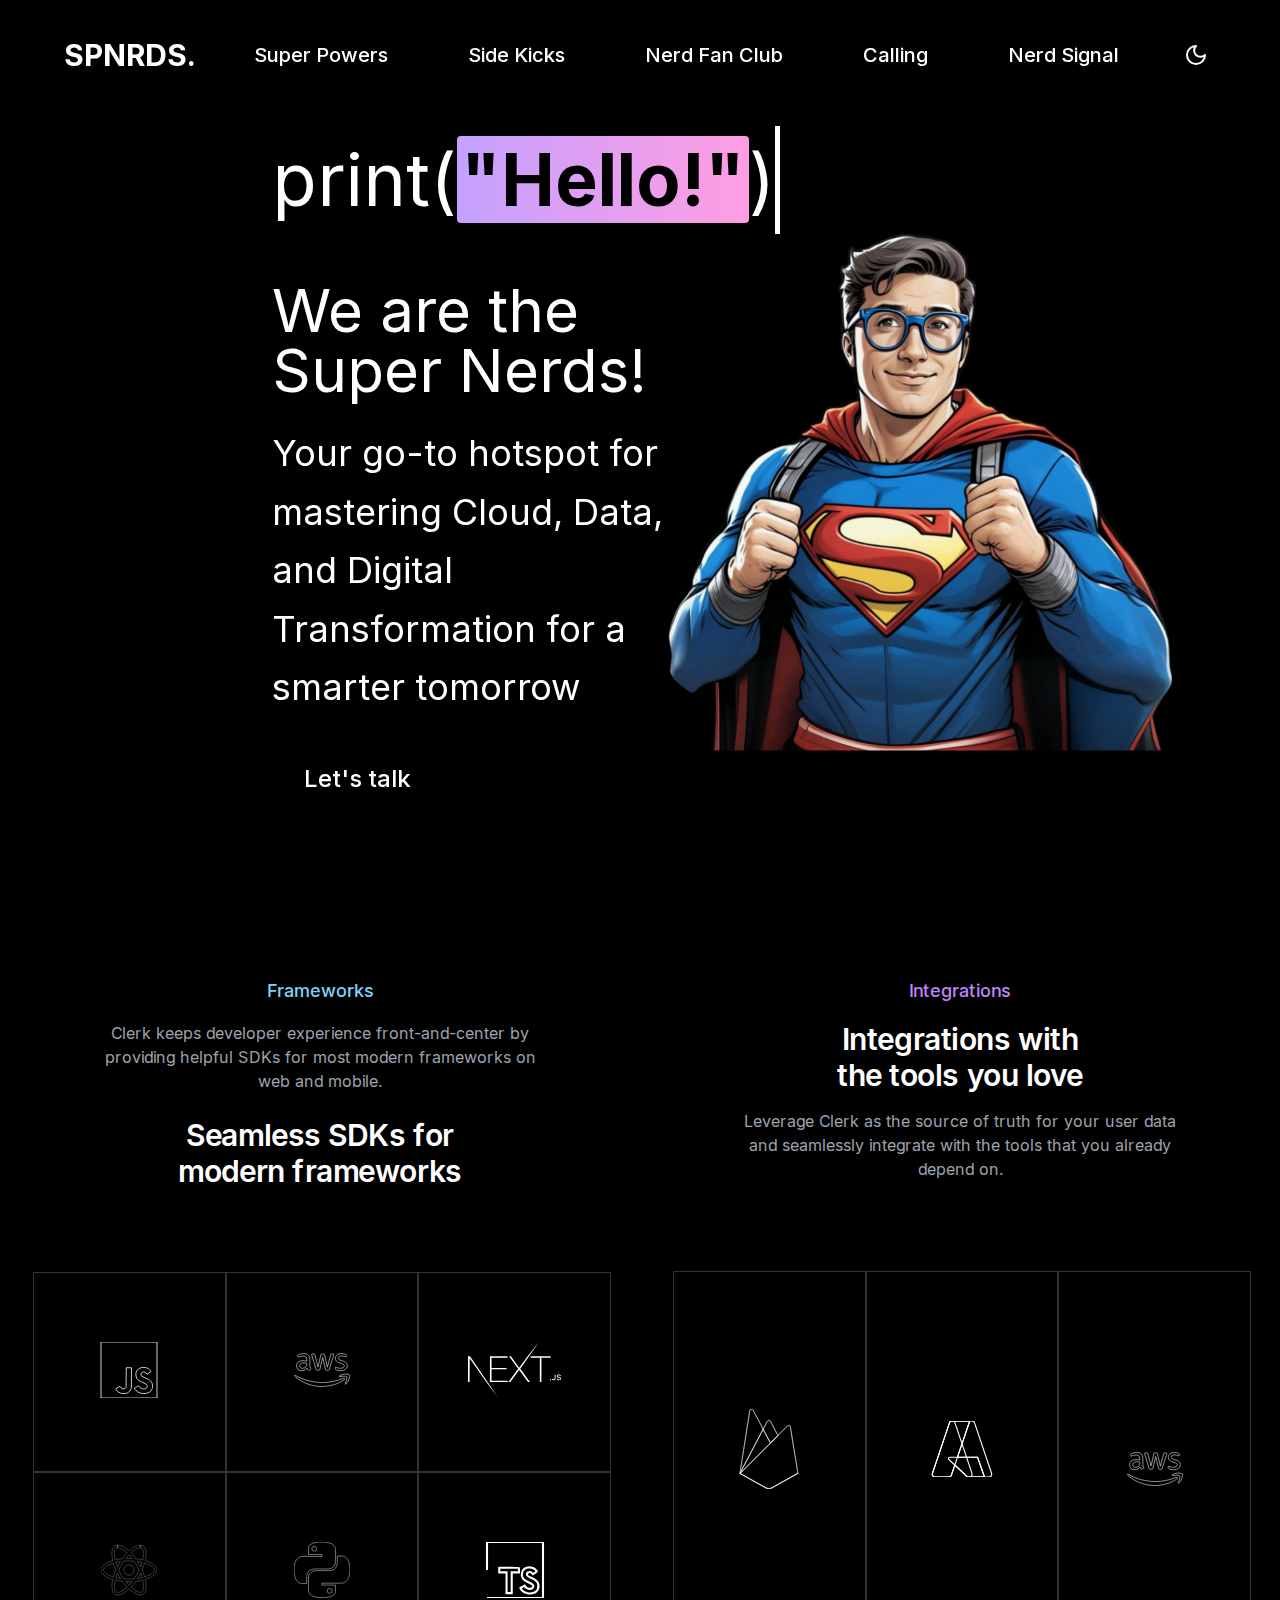
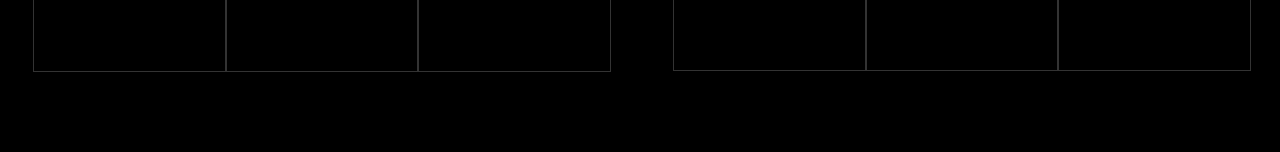
<file: index.html>
<!DOCTYPE html><html lang="en"><head><meta charSet="utf-8"/><meta name="viewport" content="width=device-width, initial-scale=1"/><link rel="preload" href="/_next/static/media/a34f9d1faa5f3315-s.p.woff2" as="font" crossorigin="" type="font/woff2"/><link rel="preload" as="image" href="/_next/static/media/hero.4f472b8c.png"/><link rel="preload" as="image" href="/_next/static/media/next.8335c01c.svg"/><link rel="stylesheet" href="/_next/static/css/ba7a48f9f33ddd6f.css" data-precedence="next"/><link rel="preload" as="script" fetchPriority="low" href="/_next/static/chunks/webpack-cf0a3d0edcfcbb3f.js"/><script src="/_next/static/chunks/fd9d1056-9bb8762900bbf9f7.js" async=""></script><script src="/_next/static/chunks/23-7e01ed3e1573c940.js" async=""></script><script src="/_next/static/chunks/main-app-516c5224f38fe844.js" async=""></script><script src="/_next/static/chunks/b536a0f1-90f998f6bdc86fcc.js" async=""></script><script src="/_next/static/chunks/370-8f98c0a98f15245e.js" async=""></script><script src="/_next/static/chunks/app/page-81da3cae48cc4a4e.js" async=""></script><title>Create Next App</title><meta name="description" content="Generated by create next app"/><link rel="icon" href="/favicon.ico" type="image/x-icon" sizes="16x16"/><meta name="next-size-adjust"/><script src="/_next/static/chunks/polyfills-78c92fac7aa8fdd8.js" noModule=""></script></head><body class="__className_36bd41"><main><div class="bg-[#daf5f0]"><div class="flex w-full h-[110px] flex-col justify-center bg-black m-auto"><header class="sticky top-0 flex items-center justify-between h-16 gap-4 px-4 md:px-6 w-full"><div class="flex items-center md:hidden"><button class="inline-flex items-center justify-center whitespace-nowrap rounded-md text-sm font-medium ring-offset-background transition-colors focus-visible:outline-none focus-visible:ring-2 focus-visible:ring-ring focus-visible:ring-offset-2 disabled:pointer-events-none disabled:opacity-50 bg-primary text-primary-foreground hover:bg-primary/90 h-10 w-10 shrink-0" type="button" aria-haspopup="dialog" aria-expanded="false" aria-controls="radix-:Rmfja:" data-state="closed"><svg xmlns="http://www.w3.org/2000/svg" width="24" height="24" viewBox="0 0 24 24" fill="none" stroke="currentColor" stroke-width="2" stroke-linecap="round" stroke-linejoin="round" class="lucide lucide-menu h-5 w-5"><line x1="4" x2="20" y1="12" y2="12"></line><line x1="4" x2="20" y1="6" y2="6"></line><line x1="4" x2="20" y1="18" y2="18"></line></svg><span class="sr-only">Toggle navigation menu</span></button></div><h1 class="text-3xl text-white font-bold ml-10">SPNRDS.</h1><nav class="hidden md:flex flex-1 justify-center items-center gap-6 text-lg font-medium md:flex-row md:gap-5 md:text-sm lg:gap-20"><a class="text-xl transition-colors whitespace-nowrap text-center hover:underline text-white" href="#">Super Powers</a><a class="text-xl transition-colors whitespace-nowrap text-center hover:underline text-white" href="#">Side Kicks</a><a class="text-xl transition-colors whitespace-nowrap text-center hover:underline text-white" href="#">Nerd Fan Club</a><a class="text-xl transition-colors whitespace-nowrap text-center hover:underline text-white" href="#">Calling</a><a class="text-xl transition-colors whitespace-nowrap text-center hover:underline text-white" href="#">Nerd Signal</a></nav><div class="flex items-center"><button class="inline-flex items-center justify-center whitespace-nowrap rounded-md text-sm font-medium ring-offset-background transition-colors focus-visible:outline-none focus-visible:ring-2 focus-visible:ring-ring focus-visible:ring-offset-2 disabled:pointer-events-none disabled:opacity-50 bg-primary hover:bg-primary/90 h-10 py-2 px-2 lg:mr-10 text-white"><svg xmlns="http://www.w3.org/2000/svg" width="24" height="24" viewBox="0 0 24 24" fill="none" stroke="currentColor" stroke-width="2" stroke-linecap="round" stroke-linejoin="round" class="lucide lucide-moon"><path d="M12 3a6 6 0 0 0 9 9 9 9 0 1 1-9-9Z"></path></svg></button></div></header></div></div><div class="bg-black w-full p-20"><div class="flex flex-col lg:flex-row items-center relative"><div class="lg:w-1/2 p-4"><div class="w-4/5 -mt-20 ml-44"><div class="typewriter"><h1 class="text text-white text-4xl lg:text-7xl lg:leading-normal mb-10">print(<span class="highlighted-text">&quot;Hello!&quot;</span>)</h1></div><h1 class="text-6xl text-white">We are the Super Nerds!</h1><br/><h1 class="text-4xl text-white leading-relaxed mb-10">Your go-to hotspot for mastering Cloud, Data, and Digital Transformation for a smarter tomorrow</h1><button class="inline-flex items-center justify-center whitespace-nowrap font-medium ring-offset-background transition-colors focus-visible:outline-none focus-visible:ring-2 focus-visible:ring-ring focus-visible:ring-offset-2 disabled:pointer-events-none disabled:opacity-50 bg-primary hover:bg-primary/90 h-11 rounded-md px-8 text-2xl py-5 text-white">Let&#x27;s talk</button></div></div><div class="lg:w-1/2 p-4 -mt-8 relative"><img src="/_next/static/media/hero.4f472b8c.png" alt="Hero"/></div></div></div><div class="bg-black w-full"><div class="mx-auto w-full px-6 sm:max-w-[40rem] md:max-w-[48rem] md:px-8 lg:max-w-[64rem] xl:max-w-[100rem] pt-20 pb-20"><div class="grid grid-cols-1 gap-x-8 lg:grid-cols-2 xl:gap-x-16"><div class="mt-24 w-full text-center lg:col-start-1 lg:row-start-1 lg:mt-0"><div class="w-full text-center h-[230px]"><h2 class="text-lg font-medium text-sky-300">Frameworks</h2><p class="mx-auto mb-6 mt-4 max-w-md text-base/6 text-gray-400">Clerk keeps developer experience front-and-center by providing helpful SDKs for most modern frameworks on web and mobile.</p><p class="mx-auto mt-4 max-w-md text-balance text-3xl font-semibold tracking-[-0.015em] text-white">Seamless SDKs for modern frameworks</p></div><div class="relative -mr-[3px] mt-16 flex flex-auto flex-wrap pl-px pt-px"><div class="border border-white/[0.2] group/canvas-card flex items-center justify-center dark:border-white/[0.2] max-w-sm w-full m-0 p-4 relative w-1/2 lg:w-1/3 h-[200px]"><div class="relative z-20"><div class="text-center transition-transform duration-200 w-full mx-auto flex items-center justify-center "><svg xmlns="http://www.w3.org/2000/svg" width="2500" height="2500" viewBox="0 0 1052 1052" fill="transparent" stroke="white" stroke-width="15" class="h-14 w-20 object-contain transition-colors duration-300 stroke-3 mt-10"><path d="M0 0h1052v1052H0z" class="group-hover/canvas-card:fill-[#f0db4f]"></path><path d="M965.9 801.1c-7.7-48-39-88.3-131.7-125.9-32.2-14.8-68.1-25.399-78.8-49.8-3.8-14.2-4.3-22.2-1.9-30.8 6.9-27.9 40.2-36.6 66.6-28.6 17 5.7 33.1 18.801 42.8 39.7 45.4-29.399 45.3-29.2 77-49.399-11.6-18-17.8-26.301-25.4-34-27.3-30.5-64.5-46.2-124-45-10.3 1.3-20.699 2.699-31 4-29.699 7.5-58 23.1-74.6 44-49.8 56.5-35.6 155.399 25 196.1 59.7 44.8 147.4 55 158.6 96.9 10.9 51.3-37.699 67.899-86 62-35.6-7.4-55.399-25.5-76.8-58.4-39.399 22.8-39.399 22.8-79.899 46.1 9.6 21 19.699 30.5 35.8 48.7 76.2 77.3 266.899 73.5 301.1-43.5 1.399-4.001 10.6-30.801 3.199-72.101zm-394-317.6h-98.4c0 85-.399 169.4-.399 254.4 0 54.1 2.8 103.7-6 118.9-14.4 29.899-51.7 26.2-68.7 20.399-17.3-8.5-26.1-20.6-36.3-37.699-2.8-4.9-4.9-8.7-5.601-9-26.699 16.3-53.3 32.699-80 49 13.301 27.3 32.9 51 58 66.399 37.5 22.5 87.9 29.4 140.601 17.3 34.3-10 63.899-30.699 79.399-62.199 22.4-41.3 17.6-91.3 17.4-146.6.5-90.2 0-180.4 0-270.9z" class="group-hover/canvas-card:fill-[#323330]"></path></svg></div><h2 class="dark:text-white text-center text-lg opacity-0 group-hover/canvas-card:opacity-100 relative z-10 text-white mt-4 font-bold group-hover/canvas-card:text-white group-hover/canvas-card:-translate-y-2 transition duration-200">Javascript</h2></div></div><div class="border border-white/[0.2] group/canvas-card flex items-center justify-center dark:border-white/[0.2] max-w-sm w-full m-0 p-4 relative w-1/2 lg:w-1/3 h-[200px]"><div class="relative z-20"><div class="text-center transition-transform duration-200 w-full mx-auto flex items-center justify-center "><svg height="1465" viewBox="-.1 1.1 304.9 179.8" width="2500" xmlns="http://www.w3.org/2000/svg" class="h-14 w-14 object-contain transition-colors duration-300 mt-10"><path d="m86.4 66.4c0 3.7.4 6.7 1.1 8.9.8 2.2 1.8 4.6 3.2 7.2.5.8.7 1.6.7 2.3 0 1-.6 2-1.9 3l-6.3 4.2c-.9.6-1.8.9-2.6.9-1 0-2-.5-3-1.4-1.4-1.5-2.6-3.1-3.6-4.7-1-1.7-2-3.6-3.1-5.9-7.8 9.2-17.6 13.8-29.4 13.8-8.4 0-15.1-2.4-20-7.2s-7.4-11.2-7.4-19.2c0-8.5 3-15.4 9.1-20.6s14.2-7.8 24.5-7.8c3.4 0 6.9.3 10.6.8s7.5 1.3 11.5 2.2v-7.3c0-7.6-1.6-12.9-4.7-16-3.2-3.1-8.6-4.6-16.3-4.6-3.5 0-7.1.4-10.8 1.3s-7.3 2-10.8 3.4c-1.6.7-2.8 1.1-3.5 1.3s-1.2.3-1.6.3c-1.4 0-2.1-1-2.1-3.1v-4.9c0-1.6.2-2.8.7-3.5s1.4-1.4 2.8-2.1c3.5-1.8 7.7-3.3 12.6-4.5 4.9-1.3 10.1-1.9 15.6-1.9 11.9 0 20.6 2.7 26.2 8.1 5.5 5.4 8.3 13.6 8.3 24.6v32.4zm-40.6 15.2c3.3 0 6.7-.6 10.3-1.8s6.8-3.4 9.5-6.4c1.6-1.9 2.8-4 3.4-6.4s1-5.3 1-8.7v-4.2c-2.9-.7-6-1.3-9.2-1.7s-6.3-.6-9.4-.6c-6.7 0-11.6 1.3-14.9 4s-4.9 6.5-4.9 11.5c0 4.7 1.2 8.2 3.7 10.6 2.4 2.5 5.9 3.7 10.5 3.7zm80.3 10.8c-1.8 0-3-.3-3.8-1-.8-.6-1.5-2-2.1-3.9l-23.5-77.3c-.6-2-.9-3.3-.9-4 0-1.6.8-2.5 2.4-2.5h9.8c1.9 0 3.2.3 3.9 1 .8.6 1.4 2 2 3.9l16.8 66.2 15.6-66.2c.5-2 1.1-3.3 1.9-3.9s2.2-1 4-1h8c1.9 0 3.2.3 4 1 .8.6 1.5 2 1.9 3.9l15.8 67 17.3-67c.6-2 1.3-3.3 2-3.9.8-.6 2.1-1 3.9-1h9.3c1.6 0 2.5.8 2.5 2.5 0 .5-.1 1-.2 1.6s-.3 1.4-.7 2.5l-24.1 77.3c-.6 2-1.3 3.3-2.1 3.9s-2.1 1-3.8 1h-8.6c-1.9 0-3.2-.3-4-1s-1.5-2-1.9-4l-15.5-64.5-15.4 64.4c-.5 2-1.1 3.3-1.9 4s-2.2 1-4 1zm128.5 2.7c-5.2 0-10.4-.6-15.4-1.8s-8.9-2.5-11.5-4c-1.6-.9-2.7-1.9-3.1-2.8s-.6-1.9-.6-2.8v-5.1c0-2.1.8-3.1 2.3-3.1.6 0 1.2.1 1.8.3s1.5.6 2.5 1c3.4 1.5 7.1 2.7 11 3.5 4 .8 7.9 1.2 11.9 1.2 6.3 0 11.2-1.1 14.6-3.3s5.2-5.4 5.2-9.5c0-2.8-.9-5.1-2.7-7s-5.2-3.6-10.1-5.2l-14.5-4.5c-7.3-2.3-12.7-5.7-16-10.2-3.3-4.4-5-9.3-5-14.5 0-4.2.9-7.9 2.7-11.1s4.2-6 7.2-8.2c3-2.3 6.4-4 10.4-5.2s8.2-1.7 12.6-1.7c2.2 0 4.5.1 6.7.4 2.3.3 4.4.7 6.5 1.1 2 .5 3.9 1 5.7 1.6s3.2 1.2 4.2 1.8c1.4.8 2.4 1.6 3 2.5.6.8.9 1.9.9 3.3v4.7c0 2.1-.8 3.2-2.3 3.2-.8 0-2.1-.4-3.8-1.2-5.7-2.6-12.1-3.9-19.2-3.9-5.7 0-10.2.9-13.3 2.8s-4.7 4.8-4.7 8.9c0 2.8 1 5.2 3 7.1s5.7 3.8 11 5.5l14.2 4.5c7.2 2.3 12.4 5.5 15.5 9.6s4.6 8.8 4.6 14c0 4.3-.9 8.2-2.6 11.6-1.8 3.4-4.2 6.4-7.3 8.8-3.1 2.5-6.8 4.3-11.1 5.6-4.5 1.4-9.2 2.1-14.3 2.1z" fill="transparent" stroke="white" stroke-width="3" class="group-hover/canvas-card:fill-[white/[0.2]]"></path><g clip-rule="evenodd" fill="transparent" fill-rule="evenodd" stroke="white" stroke-width="3" class="group-hover/canvas-card:fill-[#FF9900]"><path d="m273.5 143.7c-32.9 24.3-80.7 37.2-121.8 37.2-57.6 0-109.5-21.3-148.7-56.7-3.1-2.8-.3-6.6 3.4-4.4 42.4 24.6 94.7 39.5 148.8 39.5 36.5 0 76.6-7.6 113.5-23.2 5.5-2.5 10.2 3.6 4.8 7.6z"></path><path d="m287.2 128.1c-4.2-5.4-27.8-2.6-38.5-1.3-3.2.4-3.7-2.4-.8-4.5 18.8-13.2 49.7-9.4 53.3-5 3.6 4.5-1 35.4-18.6 50.2-2.7 2.3-5.3 1.1-4.1-1.9 4-9.9 12.9-32.2 8.7-37.5z"></path></g></svg></div><h2 class="dark:text-white text-center text-lg opacity-0 group-hover/canvas-card:opacity-100 relative z-10 text-white mt-4 font-bold group-hover/canvas-card:text-white group-hover/canvas-card:-translate-y-2 transition duration-200">AWS</h2></div></div><div class="border border-white/[0.2] group/canvas-card flex items-center justify-center dark:border-white/[0.2] max-w-sm w-full m-0 p-4 relative w-1/2 lg:w-1/3 h-[200px]"><div class="relative z-20"><div class="text-center transition-transform duration-200 w-full mx-auto flex items-center justify-center "><img src="/_next/static/media/next.8335c01c.svg" alt="React Logo" class="h-14 object-contain group-hover/canvas-card:opacity-100 mt-10"/></div><h2 class="dark:text-white text-center text-lg opacity-0 group-hover/canvas-card:opacity-100 relative z-10 text-white mt-4 font-bold group-hover/canvas-card:text-white group-hover/canvas-card:-translate-y-2 transition duration-200">Next.js</h2></div></div><div class="border border-white/[0.2] group/canvas-card flex items-center justify-center dark:border-white/[0.2] max-w-sm w-full m-0 p-4 relative w-1/2 lg:w-1/3 h-[200px]"><div class="relative z-20"><div class="text-center transition-transform duration-200 w-full mx-auto flex items-center justify-center "><svg height="2500" viewBox="175.7 78 490.6 436.9" width="2194" xmlns="http://www.w3.org/2000/svg" class="h-14 w-14 object-contain transition-colors duration-300 stroke-2 mt-10"><g class="group-hover/canvas-card:fill-[#61dafb] fill-transparent stroke-white stroke-2"><path d="m666.3 296.5c0-32.5-40.7-63.3-103.1-82.4 14.4-63.6 8-114.2-20.2-130.4-6.5-3.8-14.1-5.6-22.4-5.6v22.3c4.6 0 8.3.9 11.4 2.6 13.6 7.8 19.5 37.5 14.9 75.7-1.1 9.4-2.9 19.3-5.1 29.4-19.6-4.8-41-8.5-63.5-10.9-13.5-18.5-27.5-35.3-41.6-50 32.6-30.3 63.2-46.9 84-46.9v-22.3c-27.5 0-63.5 19.6-99.9 53.6-36.4-33.8-72.4-53.2-99.9-53.2v22.3c20.7 0 51.4 16.5 84 46.6-14 14.7-28 31.4-41.3 49.9-22.6 2.4-44 6.1-63.6 11-2.3-10-4-19.7-5.2-29-4.7-38.2 1.1-67.9 14.6-75.8 3-1.8 6.9-2.6 11.5-2.6v-22.3c-8.4 0-16 1.8-22.6 5.6-28.1 16.2-34.4 66.7-19.9 130.1-62.2 19.2-102.7 49.9-102.7 82.3 0 32.5 40.7 63.3 103.1 82.4-14.4 63.6-8 114.2 20.2 130.4 6.5 3.8 14.1 5.6 22.5 5.6 27.5 0 63.5-19.6 99.9-53.6 36.4 33.8 72.4 53.2 99.9 53.2 8.4 0 16-1.8 22.6-5.6 28.1-16.2 34.4-66.7 19.9-130.1 62-19.1 102.5-49.9 102.5-82.3zm-130.2-66.7c-3.7 12.9-8.3 26.2-13.5 39.5-4.1-8-8.4-16-13.1-24-4.6-8-9.5-15.8-14.4-23.4 14.2 2.1 27.9 4.7 41 7.9zm-45.8 106.5c-7.8 13.5-15.8 26.3-24.1 38.2-14.9 1.3-30 2-45.2 2-15.1 0-30.2-.7-45-1.9-8.3-11.9-16.4-24.6-24.2-38-7.6-13.1-14.5-26.4-20.8-39.8 6.2-13.4 13.2-26.8 20.7-39.9 7.8-13.5 15.8-26.3 24.1-38.2 14.9-1.3 30-2 45.2-2 15.1 0 30.2.7 45 1.9 8.3 11.9 16.4 24.6 24.2 38 7.6 13.1 14.5 26.4 20.8 39.8-6.3 13.4-13.2 26.8-20.7 39.9zm32.3-13c5.4 13.4 10 26.8 13.8 39.8-13.1 3.2-26.9 5.9-41.2 8 4.9-7.7 9.8-15.6 14.4-23.7 4.6-8 8.9-16.1 13-24.1zm-101.4 106.7c-9.3-9.6-18.6-20.3-27.8-32 9 .4 18.2.7 27.5.7 9.4 0 18.7-.2 27.8-.7-9 11.7-18.3 22.4-27.5 32zm-74.4-58.9c-14.2-2.1-27.9-4.7-41-7.9 3.7-12.9 8.3-26.2 13.5-39.5 4.1 8 8.4 16 13.1 24s9.5 15.8 14.4 23.4zm73.9-208.1c9.3 9.6 18.6 20.3 27.8 32-9-.4-18.2-.7-27.5-.7-9.4 0-18.7.2-27.8.7 9-11.7 18.3-22.4 27.5-32zm-74 58.9c-4.9 7.7-9.8 15.6-14.4 23.7-4.6 8-8.9 16-13 24-5.4-13.4-10-26.8-13.8-39.8 13.1-3.1 26.9-5.8 41.2-7.9zm-90.5 125.2c-35.4-15.1-58.3-34.9-58.3-50.6s22.9-35.6 58.3-50.6c8.6-3.7 18-7 27.7-10.1 5.7 19.6 13.2 40 22.5 60.9-9.2 20.8-16.6 41.1-22.2 60.6-9.9-3.1-19.3-6.5-28-10.2zm53.8 142.9c-13.6-7.8-19.5-37.5-14.9-75.7 1.1-9.4 2.9-19.3 5.1-29.4 19.6 4.8 41 8.5 63.5 10.9 13.5 18.5 27.5 35.3 41.6 50-32.6 30.3-63.2 46.9-84 46.9-4.5-.1-8.3-1-11.3-2.7zm237.2-76.2c4.7 38.2-1.1 67.9-14.6 75.8-3 1.8-6.9 2.6-11.5 2.6-20.7 0-51.4-16.5-84-46.6 14-14.7 28-31.4 41.3-49.9 22.6-2.4 44-6.1 63.6-11 2.3 10.1 4.1 19.8 5.2 29.1zm38.5-66.7c-8.6 3.7-18 7-27.7 10.1-5.7-19.6-13.2-40-22.5-60.9 9.2-20.8 16.6-41.1 22.2-60.6 9.9 3.1 19.3 6.5 28.1 10.2 35.4 15.1 58.3 34.9 58.3 50.6-.1 15.7-23 35.6-58.4 50.6z"></path><circle cx="420.9" cy="296.5" r="45.7"></circle></g></svg></div><h2 class="dark:text-white text-center text-lg opacity-0 group-hover/canvas-card:opacity-100 relative z-10 text-white mt-4 font-bold group-hover/canvas-card:text-white group-hover/canvas-card:-translate-y-2 transition duration-200">React</h2></div></div><div class="border border-white/[0.2] group/canvas-card flex items-center justify-center dark:border-white/[0.2] max-w-sm w-full m-0 p-4 relative w-1/2 lg:w-1/3 h-[200px]"><div class="relative z-20"><div class="text-center transition-transform duration-200 w-full mx-auto flex items-center justify-center "><svg width="2500" height="2490" viewBox="0 0 256 255" xmlns="http://www.w3.org/2000/svg" preserveAspectRatio="xMinYMin meet" fill="transparent" stroke="white" stroke-width="15" class="h-14 w-14 object-contain transition-colors duration-300 stroke-2 mt-10"><path d="M126.916.072c-64.832 0-60.784 28.115-60.784 28.115l.072 29.128h61.868v8.745H41.631S.145 61.355.145 126.77c0 65.417 36.21 63.097 36.21 63.097h21.61v-30.356s-1.165-36.21 35.632-36.21h61.362s34.475.557 34.475-33.319V33.97S194.67.072 126.916.072zM92.802 19.66a11.12 11.12 0 0 1 11.13 11.13 11.12 11.12 0 0 1-11.13 11.13 11.12 11.12 0 0 1-11.13-11.13 11.12 11.12 0 0 1 11.13-11.13z" class="group-hover/canvas-card:fill-[#387EB8]"></path><path d="M128.757 254.126c64.832 0 60.784-28.115 60.784-28.115l-.072-29.127H127.6v-8.745h86.441s41.486 4.705 41.486-60.712c0-65.416-36.21-63.096-36.21-63.096h-21.61v30.355s1.165 36.21-35.632 36.21h-61.362s-34.475-.557-34.475 33.32v56.013s-5.235 33.897 62.518 33.897zm34.114-19.586a11.12 11.12 0 0 1-11.13-11.13 11.12 11.12 0 0 1 11.13-11.131 11.12 11.12 0 0 1 11.13 11.13 11.12 11.12 0 0 1-11.13 11.13z" class="group-hover/canvas-card:fill-[#FFC331]"></path></svg></div><h2 class="dark:text-white text-center text-lg opacity-0 group-hover/canvas-card:opacity-100 relative z-10 text-white mt-4 font-bold group-hover/canvas-card:text-white group-hover/canvas-card:-translate-y-2 transition duration-200">Python</h2></div></div><div class="border border-white/[0.2] group/canvas-card flex items-center justify-center dark:border-white/[0.2] max-w-sm w-full m-0 p-4 relative w-1/2 lg:w-1/3 h-[200px]"><div class="relative z-20"><div class="text-center transition-transform duration-200 w-full mx-auto flex items-center justify-center "><svg xmlns="http://www.w3.org/2000/svg" width="2500" height="2500" viewBox="0 0 400 400" fill="transparent" stroke="white" stroke-width="15" class="h-14 w-20 object-contain transition-colors duration-300 stroke-3 group mt-10"><path d="M0 200V0h400v400H0" class="group-hover/canvas-card:fill-[#007acc]"></path><path d="M87.7 200.7V217h52v148h36.9V217h52v-16c0-9 0-16.3-.4-16.5 0-.3-31.7-.4-70.2-.4l-70 .3v16.4l-.3-.1zM321.4 184c10.2 2.4 18 7 25 14.3 3.7 4 9.2 11 9.6 12.8 0 .6-17.3 12.3-27.8 18.8-.4.3-2-1.4-3.6-4-5.2-7.4-10.5-10.6-18.8-11.2-12-.8-20 5.5-20 16 0 3.2.6 5 1.8 7.6 2.7 5.5 7.7 8.8 23.2 15.6 28.6 12.3 41 20.4 48.5 32 8.5 13 10.4 33.4 4.7 48.7-6.4 16.7-22 28-44.3 31.7-7 1.2-23 1-30.5-.3-16-3-31.3-11-40.7-21.3-3.7-4-10.8-14.7-10.4-15.4l3.8-2.4 15-8.7 11.3-6.6 2.6 3.5c3.3 5.2 10.7 12.2 15 14.6 13 6.7 30.4 5.8 39-2 3.7-3.4 5.3-7 5.3-12 0-4.6-.7-6.7-3-10.2-3.2-4.4-9.6-8-27.6-16-20.7-8.8-29.5-14.4-37.7-23-4.7-5.2-9-13.3-11-20-1.5-5.8-2-20-.6-25.7 4.3-20 19.4-34 41-38 7-1.4 23.5-.8 30.4 1l-.2.2z" class="group-hover/canvas-card:fill-[#fff]"></path></svg></div><h2 class="dark:text-white text-center text-lg opacity-0 group-hover/canvas-card:opacity-100 relative z-10 text-white mt-4 font-bold group-hover/canvas-card:text-white group-hover/canvas-card:-translate-y-2 transition duration-200">Typescript</h2></div></div></div></div><div class="mt-24 w-full text-center lg:col-start-2 lg:row-start-1 lg:mt-0"><div class="w-full text-center h-[230px]"><h2 class="text-lg font-medium text-purple-400">Integrations</h2><p class="mx-auto mt-4 max-w-md text-balance text-3xl font-semibold tracking-[-0.015em] text-white">Integrations with the tools you love</p><p class="mx-auto mb-6 mt-4 max-w-md text-base/6 text-gray-400">Leverage Clerk as the source of truth for your user data and seamlessly integrate with the tools that you already depend on.</p></div><div class="relative -mr-[3px] mt-16 flex flex-auto flex-wrap pl-px"><div class="border border-white/[0.2] group/canvas-card flex items-center justify-center dark:border-white/[0.2] max-w-sm w-full m-0 p-4 relative h-[400px] w-1/2 lg:w-1/3"><div class="relative z-20"><div class="text-center transition-transform duration-200 w-full mx-auto flex items-center justify-center "><svg xmlns="http://www.w3.org/2000/svg" width="256" height="351" viewBox="0 0 256 351" class="h-20 w-20 object-contain transition-colors duration-300 group"><defs><path d="M1.253 280.732l1.605-3.131 99.353-188.518-44.15-83.475C54.392-1.283 45.074.474 43.87 8.188L1.253 280.732z" id="a"></path><filter x="-50%" y="-50%" width="200%" height="200%" filterUnits="objectBoundingBox" id="b"><feGaussianBlur stdDeviation="17.5" in="SourceAlpha" result="shadowBlurInner1"></feGaussianBlur><feOffset in="shadowBlurInner1" result="shadowOffsetInner1"></feOffset><feComposite in="shadowOffsetInner1" in2="SourceAlpha" operator="arithmetic" k2="-1" k3="1" result="shadowInnerInner1"></feComposite><feColorMatrix values="0 0 0 0 0 0 0 0 0 0 0 0 0 0 0 0 0 0 0.06 0" in="shadowInnerInner1"></feColorMatrix></filter><path d="M134.417 148.974l32.039-32.812-32.039-61.007c-3.042-5.791-10.433-6.398-13.443-.59l-17.705 34.109-.53 1.744 31.678 58.556z" id="c"></path><filter x="-50%" y="-50%" width="200%" height="200%" filterUnits="objectBoundingBox" id="d"><feGaussianBlur stdDeviation="3.5" in="SourceAlpha" result="shadowBlurInner1"></feGaussianBlur><feOffset dx="1" dy="-9" in="shadowBlurInner1" result="shadowOffsetInner1"></feOffset><feComposite in="shadowOffsetInner1" in2="SourceAlpha" operator="arithmetic" k2="-1" k3="1" result="shadowInnerInner1"></feComposite><feColorMatrix values="0 0 0 0 0 0 0 0 0 0 0 0 0 0 0 0 0 0 0.09 0" in="shadowInnerInner1"></feColorMatrix></filter></defs><path d="M0 282.998l2.123-2.972L102.527 89.512l.212-2.017L58.48 4.358C54.77-2.606 44.33-.845 43.114 6.951L0 282.998z" fill="transparent" stroke="white" stroke-width="2" class="group-hover/canvas-card:fill-[#FFC24A]"></path><use xlink:href="#a" fill="transparent" stroke="white" stroke-width="2" class="group-hover/canvas-card:fill-[#FFA712]"></use><use xlink:href="#a" filter="url(#b)" fill="transparent" stroke="white" stroke-width="2" class="group-hover/canvas-card:fill-[#FFA712]"></use><path d="M135.005 150.38l32.955-33.75-32.965-62.93c-3.129-5.957-11.866-5.975-14.962 0L102.42 87.287v2.86l32.584 60.233z" fill="transparent" stroke="white" stroke-width="2" class="group-hover/canvas-card:fill-[#F4BD62]"></path><use xlink:href="#c" fill="transparent" stroke="white" stroke-width="2" class="group-hover/canvas-card:fill-[#FFA50E]"></use><use xlink:href="#c" filter="url(#d)" fill="transparent" stroke="white" stroke-width="2" class="group-hover/canvas-card:fill-[#FFA50E]"></use><path d="M0 282.998l.962-.968 3.496-1.42 128.477-128 1.628-4.431-32.05-61.074z" fill="transparent" stroke="white" stroke-width="2" class="group-hover/canvas-card:fill-[#F6820C]"></path><path d="M139.121 347.551l116.275-64.847-33.204-204.495c-1.039-6.398-8.888-8.927-13.468-4.34L0 282.998l115.608 64.548a24.126 24.126 0 0 0 23.513.005" fill="transparent" stroke="white" stroke-width="2" class="group-hover/canvas-card:fill-[#FDE068]"></path><path d="M254.354 282.16L221.402 79.218c-1.03-6.35-7.558-8.977-12.103-4.424L1.29 282.6l114.339 63.908a23.943 23.943 0 0 0 23.334.006l115.392-64.355z" fill="transparent" stroke="white" stroke-width="2" class="group-hover/canvas-card:fill-[#FCCA3F]"></path><path d="M139.12 345.64a24.126 24.126 0 0 1-23.512-.005L.931 282.015l-.93.983 115.607 64.548a24.126 24.126 0 0 0 23.513.005l116.275-64.847-.285-1.752-115.99 64.689z" fill="transparent" stroke="white" stroke-width="2" class="group-hover/canvas-card:fill-[#EEAB37]"></path></svg></div><h2 class="dark:text-white text-center text-lg opacity-0 group-hover/canvas-card:opacity-100 relative z-10 text-white mt-4 font-bold group-hover/canvas-card:text-white group-hover/canvas-card:-translate-y-2 transition duration-200">Firebase</h2></div></div><div class="border border-white/[0.2] group/canvas-card flex items-center justify-center dark:border-white/[0.2] max-w-sm w-full m-0 p-4 relative h-[400px] w-1/2 lg:w-1/3"><div class="relative z-20"><div class="text-center transition-transform duration-200 w-full mx-auto flex items-center justify-center "><svg height="2359" width="2500" xmlns="http://www.w3.org/2000/svg" viewBox="-0.4500000000000005 0.38 800.8891043012813 754.2299999999999" fill="transparent" stroke="white" stroke-width="15" class="h-14 w-20 object-contain transition-colors duration-300 stroke-3"><defs><linearGradient id="a" gradientUnits="userSpaceOnUse" x1="353.1" x2="107.1" y1="56.3" y2="783"><stop offset="0" stop-color="#114a8b"></stop><stop offset="1" stop-color="#0669bc"></stop></linearGradient><linearGradient id="b" gradientUnits="userSpaceOnUse" x1="429.8" x2="372.9" y1="394.9" y2="414.2"><stop offset="0" stop-opacity=".3"></stop><stop offset=".1" stop-opacity=".2"></stop><stop offset=".3" stop-opacity=".1"></stop><stop offset=".6" stop-opacity=".1"></stop><stop offset="1" stop-opacity="0"></stop></linearGradient><linearGradient id="c" gradientUnits="userSpaceOnUse" x1="398.4" x2="668.4" y1="35.1" y2="754.4"><stop offset="0" stop-color="#3ccbf4"></stop><stop offset="1" stop-color="#2892df"></stop></linearGradient></defs><path d="M266.71.4h236.71L257.69 728.9a37.8 37.8 0 0 1-5.42 10.38c-2.33 3.16-5.14 5.93-8.33 8.22s-6.71 4.07-10.45 5.27-7.64 1.82-11.56 1.82H37.71c-5.98 0-11.88-1.42-17.2-4.16A37.636 37.636 0 0 1 7.1 738.87a37.762 37.762 0 0 1-6.66-16.41c-.89-5.92-.35-11.97 1.56-17.64L230.94 26.07c1.25-3.72 3.08-7.22 5.42-10.38 2.33-3.16 5.15-5.93 8.33-8.22 3.19-2.29 6.71-4.07 10.45-5.27S262.78.38 266.7.38v.01z" class="group-hover/canvas-card:fill-[#114a8b]"></path><path d="M703.07 754.59H490.52c-2.37 0-4.74-.22-7.08-.67-2.33-.44-4.62-1.1-6.83-1.97s-4.33-1.95-6.34-3.21a38.188 38.188 0 0 1-5.63-4.34l-241.2-225.26a17.423 17.423 0 0 1-5.1-8.88 17.383 17.383 0 0 1 7.17-18.21c2.89-1.96 6.3-3.01 9.79-3.01h375.36l92.39 265.56z" class="group-hover/canvas-card:fill-[#0078d4]"></path><path d="M504.27.4l-165.7 488.69 270.74-.06 92.87 265.56H490.43c-2.19-.02-4.38-.22-6.54-.61s-4.28-.96-6.34-1.72a38.484 38.484 0 0 1-11.36-6.51L303.37 593.79l-45.58 134.42c-1.18 3.36-2.8 6.55-4.82 9.48a40.479 40.479 0 0 1-16.05 13.67 40.03 40.03 0 0 1-10.13 3.23H37.82c-6.04.02-12-1.42-17.37-4.2A37.664 37.664 0 0 1 .43 722a37.77 37.77 0 0 1 1.87-17.79L230.87 26.58c1.19-3.79 2.98-7.36 5.3-10.58 2.31-3.22 5.13-6.06 8.33-8.4s6.76-4.16 10.53-5.38S262.75.38 266.72.4h237.56z" class="group-hover/canvas-card:fill-[#3ccbf4]"></path><path d="M797.99 704.82a37.847 37.847 0 0 1 1.57 17.64 37.867 37.867 0 0 1-6.65 16.41 37.691 37.691 0 0 1-30.61 15.72H498.48c5.98 0 11.88-1.43 17.21-4.16 5.32-2.73 9.92-6.7 13.41-11.56s5.77-10.49 6.66-16.41.35-11.97-1.56-17.64L305.25 26.05a37.713 37.713 0 0 0-13.73-18.58c-3.18-2.29-6.7-4.06-10.43-5.26S273.46.4 269.55.4h263.81c3.92 0 7.81.61 11.55 1.81 3.73 1.2 7.25 2.98 10.44 5.26 3.18 2.29 5.99 5.06 8.32 8.21s4.15 6.65 5.41 10.37l228.95 678.77z" class="group-hover/canvas-card:fill-[#2892df]"></path></svg></div><h2 class="dark:text-white text-center text-lg opacity-0 group-hover/canvas-card:opacity-100 relative z-10 text-white mt-4 font-bold group-hover/canvas-card:text-white group-hover/canvas-card:-translate-y-2 transition duration-200">Microsoft Azure</h2></div></div><div class="border border-white/[0.2] group/canvas-card flex items-center justify-center dark:border-white/[0.2] max-w-sm w-full m-0 p-4 relative h-[400px] w-1/2 lg:w-1/3"><div class="relative z-20"><div class="text-center transition-transform duration-200 w-full mx-auto flex items-center justify-center "><svg height="1465" viewBox="-.1 1.1 304.9 179.8" width="2500" xmlns="http://www.w3.org/2000/svg" class="h-14 w-14 object-contain transition-colors duration-300 mt-10"><path d="m86.4 66.4c0 3.7.4 6.7 1.1 8.9.8 2.2 1.8 4.6 3.2 7.2.5.8.7 1.6.7 2.3 0 1-.6 2-1.9 3l-6.3 4.2c-.9.6-1.8.9-2.6.9-1 0-2-.5-3-1.4-1.4-1.5-2.6-3.1-3.6-4.7-1-1.7-2-3.6-3.1-5.9-7.8 9.2-17.6 13.8-29.4 13.8-8.4 0-15.1-2.4-20-7.2s-7.4-11.2-7.4-19.2c0-8.5 3-15.4 9.1-20.6s14.2-7.8 24.5-7.8c3.4 0 6.9.3 10.6.8s7.5 1.3 11.5 2.2v-7.3c0-7.6-1.6-12.9-4.7-16-3.2-3.1-8.6-4.6-16.3-4.6-3.5 0-7.1.4-10.8 1.3s-7.3 2-10.8 3.4c-1.6.7-2.8 1.1-3.5 1.3s-1.2.3-1.6.3c-1.4 0-2.1-1-2.1-3.1v-4.9c0-1.6.2-2.8.7-3.5s1.4-1.4 2.8-2.1c3.5-1.8 7.7-3.3 12.6-4.5 4.9-1.3 10.1-1.9 15.6-1.9 11.9 0 20.6 2.7 26.2 8.1 5.5 5.4 8.3 13.6 8.3 24.6v32.4zm-40.6 15.2c3.3 0 6.7-.6 10.3-1.8s6.8-3.4 9.5-6.4c1.6-1.9 2.8-4 3.4-6.4s1-5.3 1-8.7v-4.2c-2.9-.7-6-1.3-9.2-1.7s-6.3-.6-9.4-.6c-6.7 0-11.6 1.3-14.9 4s-4.9 6.5-4.9 11.5c0 4.7 1.2 8.2 3.7 10.6 2.4 2.5 5.9 3.7 10.5 3.7zm80.3 10.8c-1.8 0-3-.3-3.8-1-.8-.6-1.5-2-2.1-3.9l-23.5-77.3c-.6-2-.9-3.3-.9-4 0-1.6.8-2.5 2.4-2.5h9.8c1.9 0 3.2.3 3.9 1 .8.6 1.4 2 2 3.9l16.8 66.2 15.6-66.2c.5-2 1.1-3.3 1.9-3.9s2.2-1 4-1h8c1.9 0 3.2.3 4 1 .8.6 1.5 2 1.9 3.9l15.8 67 17.3-67c.6-2 1.3-3.3 2-3.9.8-.6 2.1-1 3.9-1h9.3c1.6 0 2.5.8 2.5 2.5 0 .5-.1 1-.2 1.6s-.3 1.4-.7 2.5l-24.1 77.3c-.6 2-1.3 3.3-2.1 3.9s-2.1 1-3.8 1h-8.6c-1.9 0-3.2-.3-4-1s-1.5-2-1.9-4l-15.5-64.5-15.4 64.4c-.5 2-1.1 3.3-1.9 4s-2.2 1-4 1zm128.5 2.7c-5.2 0-10.4-.6-15.4-1.8s-8.9-2.5-11.5-4c-1.6-.9-2.7-1.9-3.1-2.8s-.6-1.9-.6-2.8v-5.1c0-2.1.8-3.1 2.3-3.1.6 0 1.2.1 1.8.3s1.5.6 2.5 1c3.4 1.5 7.1 2.7 11 3.5 4 .8 7.9 1.2 11.9 1.2 6.3 0 11.2-1.1 14.6-3.3s5.2-5.4 5.2-9.5c0-2.8-.9-5.1-2.7-7s-5.2-3.6-10.1-5.2l-14.5-4.5c-7.3-2.3-12.7-5.7-16-10.2-3.3-4.4-5-9.3-5-14.5 0-4.2.9-7.9 2.7-11.1s4.2-6 7.2-8.2c3-2.3 6.4-4 10.4-5.2s8.2-1.7 12.6-1.7c2.2 0 4.5.1 6.7.4 2.3.3 4.4.7 6.5 1.1 2 .5 3.9 1 5.7 1.6s3.2 1.2 4.2 1.8c1.4.8 2.4 1.6 3 2.5.6.8.9 1.9.9 3.3v4.7c0 2.1-.8 3.2-2.3 3.2-.8 0-2.1-.4-3.8-1.2-5.7-2.6-12.1-3.9-19.2-3.9-5.7 0-10.2.9-13.3 2.8s-4.7 4.8-4.7 8.9c0 2.8 1 5.2 3 7.1s5.7 3.8 11 5.5l14.2 4.5c7.2 2.3 12.4 5.5 15.5 9.6s4.6 8.8 4.6 14c0 4.3-.9 8.2-2.6 11.6-1.8 3.4-4.2 6.4-7.3 8.8-3.1 2.5-6.8 4.3-11.1 5.6-4.5 1.4-9.2 2.1-14.3 2.1z" fill="transparent" stroke="white" stroke-width="3" class="group-hover/canvas-card:fill-[white/[0.2]]"></path><g clip-rule="evenodd" fill="transparent" fill-rule="evenodd" stroke="white" stroke-width="3" class="group-hover/canvas-card:fill-[#FF9900]"><path d="m273.5 143.7c-32.9 24.3-80.7 37.2-121.8 37.2-57.6 0-109.5-21.3-148.7-56.7-3.1-2.8-.3-6.6 3.4-4.4 42.4 24.6 94.7 39.5 148.8 39.5 36.5 0 76.6-7.6 113.5-23.2 5.5-2.5 10.2 3.6 4.8 7.6z"></path><path d="m287.2 128.1c-4.2-5.4-27.8-2.6-38.5-1.3-3.2.4-3.7-2.4-.8-4.5 18.8-13.2 49.7-9.4 53.3-5 3.6 4.5-1 35.4-18.6 50.2-2.7 2.3-5.3 1.1-4.1-1.9 4-9.9 12.9-32.2 8.7-37.5z"></path></g></svg></div><h2 class="dark:text-white text-center text-lg opacity-0 group-hover/canvas-card:opacity-100 relative z-10 text-white mt-4 font-bold group-hover/canvas-card:text-white group-hover/canvas-card:-translate-y-2 transition duration-200">AWS</h2></div></div></div></div></div></div></div></main><script src="/_next/static/chunks/webpack-cf0a3d0edcfcbb3f.js" async=""></script><script>(self.__next_f=self.__next_f||[]).push([0]);self.__next_f.push([2,null])</script><script>self.__next_f.push([1,"1:HL[\"/_next/static/media/a34f9d1faa5f3315-s.p.woff2\",\"font\",{\"crossOrigin\":\"\",\"type\":\"font/woff2\"}]\n2:HL[\"/_next/static/css/ba7a48f9f33ddd6f.css\",\"style\"]\n"])</script><script>self.__next_f.push([1,"3:I[5751,[],\"\"]\n5:I[5317,[\"689\",\"static/chunks/b536a0f1-90f998f6bdc86fcc.js\",\"370\",\"static/chunks/370-8f98c0a98f15245e.js\",\"931\",\"static/chunks/app/page-81da3cae48cc4a4e.js\"],\"Sheet\"]\n6:I[5317,[\"689\",\"static/chunks/b536a0f1-90f998f6bdc86fcc.js\",\"370\",\"static/chunks/370-8f98c0a98f15245e.js\",\"931\",\"static/chunks/app/page-81da3cae48cc4a4e.js\"],\"SheetTrigger\"]\n7:I[5317,[\"689\",\"static/chunks/b536a0f1-90f998f6bdc86fcc.js\",\"370\",\"static/chunks/370-8f98c0a98f15245e.js\",\"931\",\"static/chunks/app/page-81da3cae48cc4a4e.js\"],\"SheetContent\"]\n8:I[231,[\"689\",\"static/chunks/b536a0f1-90f998f6bdc86fcc.js\",\"370\",\"static/chunks/370-8f98c0a98f15245e.js\",\"931\",\"static/chunks/app/page-81da3cae48cc4a4e.js\"],\"\"]\n9:I[6275,[\"689\",\"static/chunks/b536a0f1-90f998f6bdc86fcc.js\",\"370\",\"static/chunks/370-8f98c0a98f15245e.js\",\"931\",\"static/chunks/app/page-81da3cae48cc4a4e.js\"],\"default\"]\na:I[9275,[],\"\"]\nb:I[1343,[],\"\"]\nd:I[6130,[],\"\"]\ne:[]\n"])</script><script>self.__next_f.push([1,"0:[[[\"$\",\"link\",\"0\",{\"rel\":\"stylesheet\",\"href\":\"/_next/static/css/ba7a48f9f33ddd6f.css\",\"precedence\":\"next\",\"crossOrigin\":\"$undefined\"}]],[\"$\",\"$L3\",null,{\"buildId\":\"9D9XRkv1hMo9wKH1z1Gep\",\"assetPrefix\":\"\",\"initialCanonicalUrl\":\"/\",\"initialTree\":[\"\",{\"children\":[\"__PAGE__\",{}]},\"$undefined\",\"$undefined\",true],\"initialSeedData\":[\"\",{\"children\":[\"__PAGE__\",{},[[\"$L4\",[\"$\",\"main\",null,{\"children\":[[\"$\",\"div\",null,{\"className\":\"bg-[#daf5f0]\",\"children\":[\"$\",\"div\",null,{\"className\":\"flex w-full h-[110px] flex-col justify-center bg-black m-auto\",\"children\":[\"$\",\"header\",null,{\"className\":\"sticky top-0 flex items-center justify-between h-16 gap-4 px-4 md:px-6 w-full\",\"children\":[[\"$\",\"div\",null,{\"className\":\"flex items-center md:hidden\",\"children\":[\"$\",\"$L5\",null,{\"children\":[[\"$\",\"$L6\",null,{\"asChild\":true,\"children\":[\"$\",\"button\",null,{\"className\":\"inline-flex items-center justify-center whitespace-nowrap rounded-md text-sm font-medium ring-offset-background transition-colors focus-visible:outline-none focus-visible:ring-2 focus-visible:ring-ring focus-visible:ring-offset-2 disabled:pointer-events-none disabled:opacity-50 bg-primary text-primary-foreground hover:bg-primary/90 h-10 w-10 shrink-0\",\"children\":[[\"$\",\"svg\",null,{\"xmlns\":\"http://www.w3.org/2000/svg\",\"width\":24,\"height\":24,\"viewBox\":\"0 0 24 24\",\"fill\":\"none\",\"stroke\":\"currentColor\",\"strokeWidth\":2,\"strokeLinecap\":\"round\",\"strokeLinejoin\":\"round\",\"className\":\"lucide lucide-menu h-5 w-5\",\"children\":[[\"$\",\"line\",\"1e0a9i\",{\"x1\":\"4\",\"x2\":\"20\",\"y1\":\"12\",\"y2\":\"12\"}],[\"$\",\"line\",\"1owob3\",{\"x1\":\"4\",\"x2\":\"20\",\"y1\":\"6\",\"y2\":\"6\"}],[\"$\",\"line\",\"yk5zj1\",{\"x1\":\"4\",\"x2\":\"20\",\"y1\":\"18\",\"y2\":\"18\"}],\"$undefined\"]}],[\"$\",\"span\",null,{\"className\":\"sr-only\",\"children\":\"Toggle navigation menu\"}]]}]}],[\"$\",\"$L7\",null,{\"className\":\"bg-white\",\"side\":\"left\",\"children\":[\"$\",\"nav\",null,{\"className\":\"grid gap-6 text-lg font-medium\",\"children\":[[\"$\",\"$L8\",null,{\"href\":\"#\",\"className\":\"flex items-center gap-2 text-lg font-semibold\",\"children\":\"Dashboard\"}],[\"$\",\"$L8\",null,{\"href\":\"#\",\"className\":\"text-muted-foreground hover:text-foreground\",\"children\":\"Orders\"}],[\"$\",\"$L8\",null,{\"href\":\"#\",\"className\":\"text-muted-foreground hover:text-foreground\",\"children\":\"Products\"}],[\"$\",\"$L8\",null,{\"href\":\"#\",\"className\":\"text-muted-foreground hover:text-foreground\",\"children\":\"Customers\"}],[\"$\",\"$L8\",null,{\"href\":\"#\",\"className\":\"hover:text-foreground\",\"children\":\"Settings\"}]]}]}]]}]}],[\"$\",\"h1\",null,{\"className\":\"text-3xl text-white font-bold ml-10\",\"children\":\"SPNRDS.\"}],[\"$\",\"nav\",null,{\"className\":\"hidden md:flex flex-1 justify-center items-center gap-6 text-lg font-medium md:flex-row md:gap-5 md:text-sm lg:gap-20\",\"children\":[[\"$\",\"$L8\",null,{\"href\":\"#\",\"className\":\"text-xl transition-colors whitespace-nowrap text-center hover:underline text-white\",\"children\":\"Super Powers\"}],[\"$\",\"$L8\",null,{\"href\":\"#\",\"className\":\"text-xl transition-colors whitespace-nowrap text-center hover:underline text-white\",\"children\":\"Side Kicks\"}],[\"$\",\"$L8\",null,{\"href\":\"#\",\"className\":\"text-xl transition-colors whitespace-nowrap text-center hover:underline text-white\",\"children\":\"Nerd Fan Club\"}],[\"$\",\"$L8\",null,{\"href\":\"#\",\"className\":\"text-xl transition-colors whitespace-nowrap text-center hover:underline text-white\",\"children\":\"Calling\"}],[\"$\",\"$L8\",null,{\"href\":\"#\",\"className\":\"text-xl transition-colors whitespace-nowrap text-center hover:underline text-white\",\"children\":\"Nerd Signal\"}]]}],[\"$\",\"div\",null,{\"className\":\"flex items-center\",\"children\":[\"$\",\"button\",null,{\"className\":\"inline-flex items-center justify-center whitespace-nowrap rounded-md text-sm font-medium ring-offset-background transition-colors focus-visible:outline-none focus-visible:ring-2 focus-visible:ring-ring focus-visible:ring-offset-2 disabled:pointer-events-none disabled:opacity-50 bg-primary hover:bg-primary/90 h-10 py-2 px-2 lg:mr-10 text-white\",\"children\":[\"$\",\"svg\",null,{\"xmlns\":\"http://www.w3.org/2000/svg\",\"width\":24,\"height\":24,\"viewBox\":\"0 0 24 24\",\"fill\":\"none\",\"stroke\":\"currentColor\",\"strokeWidth\":2,\"strokeLinecap\":\"round\",\"strokeLinejoin\":\"round\",\"className\":\"lucide lucide-moon\",\"children\":[[\"$\",\"path\",\"a7tn18\",{\"d\":\"M12 3a6 6 0 0 0 9 9 9 9 0 1 1-9-9Z\"}],\"$undefined\"]}]}]}]]}]}]}],[\"$\",\"div\",null,{\"className\":\"bg-black w-full p-20\",\"children\":[\"$\",\"div\",null,{\"className\":\"flex flex-col lg:flex-row items-center relative\",\"children\":[[\"$\",\"div\",null,{\"className\":\"lg:w-1/2 p-4\",\"children\":[\"$\",\"div\",null,{\"className\":\"w-4/5 -mt-20 ml-44\",\"children\":[[\"$\",\"div\",null,{\"className\":\"typewriter\",\"children\":[\"$\",\"h1\",null,{\"className\":\"text text-white text-4xl lg:text-7xl lg:leading-normal mb-10\",\"children\":[\"print(\",[\"$\",\"span\",null,{\"className\":\"highlighted-text\",\"children\":\"\\\"Hello!\\\"\"}],\")\"]}]}],[\"$\",\"h1\",null,{\"className\":\"text-6xl text-white\",\"children\":\"We are the Super Nerds!\"}],[\"$\",\"br\",null,{}],[\"$\",\"h1\",null,{\"className\":\"text-4xl text-white leading-relaxed mb-10\",\"children\":\"Your go-to hotspot for mastering Cloud, Data, and Digital Transformation for a smarter tomorrow\"}],[\"$\",\"button\",null,{\"className\":\"inline-flex items-center justify-center whitespace-nowrap font-medium ring-offset-background transition-colors focus-visible:outline-none focus-visible:ring-2 focus-visible:ring-ring focus-visible:ring-offset-2 disabled:pointer-events-none disabled:opacity-50 bg-primary hover:bg-primary/90 h-11 rounded-md px-8 text-2xl py-5 text-white\",\"children\":\"Let's talk\"}]]}]}],[\"$\",\"div\",null,{\"className\":\"lg:w-1/2 p-4 -mt-8 relative\",\"children\":[\"$\",\"img\",null,{\"src\":\"/_next/static/media/hero.4f472b8c.png\",\"alt\":\"Hero\"}]}]]}]}],[\"$\",\"$L9\",null,{}]]}]],null],null]},[[\"$\",\"html\",null,{\"lang\":\"en\",\"children\":[\"$\",\"body\",null,{\"className\":\"__className_36bd41\",\"children\":[\"$\",\"$La\",null,{\"parallelRouterKey\":\"children\",\"segmentPath\":[\"children\"],\"error\":\"$undefined\",\"errorStyles\":\"$undefined\",\"errorScripts\":\"$undefined\",\"template\":[\"$\",\"$Lb\",null,{}],\"templateStyles\":\"$undefined\",\"templateScripts\":\"$undefined\",\"notFound\":[[\"$\",\"title\",null,{\"children\":\"404: This page could not be found.\"}],[\"$\",\"div\",null,{\"style\":{\"fontFamily\":\"system-ui,\\\"Segoe UI\\\",Roboto,Helvetica,Arial,sans-serif,\\\"Apple Color Emoji\\\",\\\"Segoe UI Emoji\\\"\",\"height\":\"100vh\",\"textAlign\":\"center\",\"display\":\"flex\",\"flexDirection\":\"column\",\"alignItems\":\"center\",\"justifyContent\":\"center\"},\"children\":[\"$\",\"div\",null,{\"children\":[[\"$\",\"style\",null,{\"dangerouslySetInnerHTML\":{\"__html\":\"body{color:#000;background:#fff;margin:0}.next-error-h1{border-right:1px solid rgba(0,0,0,.3)}@media (prefers-color-scheme:dark){body{color:#fff;background:#000}.next-error-h1{border-right:1px solid rgba(255,255,255,.3)}}\"}}],[\"$\",\"h1\",null,{\"className\":\"next-error-h1\",\"style\":{\"display\":\"inline-block\",\"margin\":\"0 20px 0 0\",\"padding\":\"0 23px 0 0\",\"fontSize\":24,\"fontWeight\":500,\"verticalAlign\":\"top\",\"lineHeight\":\"49px\"},\"children\":\"404\"}],[\"$\",\"div\",null,{\"style\":{\"display\":\"inline-block\"},\"children\":[\"$\",\"h2\",null,{\"style\":{\"fontSize\":14,\"fontWeight\":400,\"lineHeight\":\"49px\",\"margin\":0},\"children\":\"This page could not be found.\"}]}]]}]}]],\"notFoundStyles\":[],\"styles\":null}]}]}],null],null],\"couldBeIntercepted\":false,\"initialHead\":[null,\"$Lc\"],\"globalErrorComponent\":\"$d\",\"missingSlots\":\"$We\"}]]\n"])</script><script>self.__next_f.push([1,"c:[[\"$\",\"meta\",\"0\",{\"name\":\"viewport\",\"content\":\"width=device-width, initial-scale=1\"}],[\"$\",\"meta\",\"1\",{\"charSet\":\"utf-8\"}],[\"$\",\"title\",\"2\",{\"children\":\"Create Next App\"}],[\"$\",\"meta\",\"3\",{\"name\":\"description\",\"content\":\"Generated by create next app\"}],[\"$\",\"link\",\"4\",{\"rel\":\"icon\",\"href\":\"/favicon.ico\",\"type\":\"image/x-icon\",\"sizes\":\"16x16\"}],[\"$\",\"meta\",\"5\",{\"name\":\"next-size-adjust\"}]]\n4:null\n"])</script></body></html>
</file>
<file: _next/static/css/ba7a48f9f33ddd6f.css>
@font-face{font-family:__Inter_36bd41;font-style:normal;font-weight:100 900;font-display:swap;src:url(/_next/static/media/55c55f0601d81cf3-s.woff2) format("woff2");unicode-range:u+0460-052f,u+1c80-1c88,u+20b4,u+2de0-2dff,u+a640-a69f,u+fe2e-fe2f}@font-face{font-family:__Inter_36bd41;font-style:normal;font-weight:100 900;font-display:swap;src:url(/_next/static/media/26a46d62cd723877-s.woff2) format("woff2");unicode-range:u+0301,u+0400-045f,u+0490-0491,u+04b0-04b1,u+2116}@font-face{font-family:__Inter_36bd41;font-style:normal;font-weight:100 900;font-display:swap;src:url(/_next/static/media/97e0cb1ae144a2a9-s.woff2) format("woff2");unicode-range:u+1f??}@font-face{font-family:__Inter_36bd41;font-style:normal;font-weight:100 900;font-display:swap;src:url(/_next/static/media/581909926a08bbc8-s.woff2) format("woff2");unicode-range:u+0370-0377,u+037a-037f,u+0384-038a,u+038c,u+038e-03a1,u+03a3-03ff}@font-face{font-family:__Inter_36bd41;font-style:normal;font-weight:100 900;font-display:swap;src:url(/_next/static/media/df0a9ae256c0569c-s.woff2) format("woff2");unicode-range:u+0102-0103,u+0110-0111,u+0128-0129,u+0168-0169,u+01a0-01a1,u+01af-01b0,u+0300-0301,u+0303-0304,u+0308-0309,u+0323,u+0329,u+1ea0-1ef9,u+20ab}@font-face{font-family:__Inter_36bd41;font-style:normal;font-weight:100 900;font-display:swap;src:url(/_next/static/media/6d93bde91c0c2823-s.woff2) format("woff2");unicode-range:u+0100-02af,u+0304,u+0308,u+0329,u+1e00-1e9f,u+1ef2-1eff,u+2020,u+20a0-20ab,u+20ad-20c0,u+2113,u+2c60-2c7f,u+a720-a7ff}@font-face{font-family:__Inter_36bd41;font-style:normal;font-weight:100 900;font-display:swap;src:url(/_next/static/media/a34f9d1faa5f3315-s.p.woff2) format("woff2");unicode-range:u+00??,u+0131,u+0152-0153,u+02bb-02bc,u+02c6,u+02da,u+02dc,u+0304,u+0308,u+0329,u+2000-206f,u+2074,u+20ac,u+2122,u+2191,u+2193,u+2212,u+2215,u+feff,u+fffd}@font-face{font-family:__Inter_Fallback_36bd41;src:local("Arial");ascent-override:90.49%;descent-override:22.56%;line-gap-override:0.00%;size-adjust:107.06%}.__className_36bd41{font-family:__Inter_36bd41,__Inter_Fallback_36bd41;font-style:normal}

/*
! tailwindcss v3.4.10 | MIT License | https://tailwindcss.com
*/*,:after,:before{box-sizing:border-box;border:0 solid #e5e7eb}:after,:before{--tw-content:""}:host,html{line-height:1.5;-webkit-text-size-adjust:100%;-moz-tab-size:4;-o-tab-size:4;tab-size:4;font-family:ui-sans-serif,system-ui,sans-serif,Apple Color Emoji,Segoe UI Emoji,Segoe UI Symbol,Noto Color Emoji;font-feature-settings:normal;font-variation-settings:normal;-webkit-tap-highlight-color:transparent}body{margin:0;line-height:inherit}hr{height:0;color:inherit;border-top-width:1px}abbr:where([title]){-webkit-text-decoration:underline dotted;text-decoration:underline dotted}h1,h2,h3,h4,h5,h6{font-size:inherit;font-weight:inherit}a{color:inherit;text-decoration:inherit}b,strong{font-weight:bolder}code,kbd,pre,samp{font-family:ui-monospace,SFMono-Regular,Menlo,Monaco,Consolas,Liberation Mono,Courier New,monospace;font-feature-settings:normal;font-variation-settings:normal;font-size:1em}small{font-size:80%}sub,sup{font-size:75%;line-height:0;position:relative;vertical-align:baseline}sub{bottom:-.25em}sup{top:-.5em}table{text-indent:0;border-color:inherit;border-collapse:collapse}button,input,optgroup,select,textarea{font-family:inherit;font-feature-settings:inherit;font-variation-settings:inherit;font-size:100%;font-weight:inherit;line-height:inherit;letter-spacing:inherit;color:inherit;margin:0;padding:0}button,select{text-transform:none}button,input:where([type=button]),input:where([type=reset]),input:where([type=submit]){-webkit-appearance:button;background-color:transparent;background-image:none}:-moz-focusring{outline:auto}:-moz-ui-invalid{box-shadow:none}progress{vertical-align:baseline}::-webkit-inner-spin-button,::-webkit-outer-spin-button{height:auto}[type=search]{-webkit-appearance:textfield;outline-offset:-2px}::-webkit-search-decoration{-webkit-appearance:none}::-webkit-file-upload-button{-webkit-appearance:button;font:inherit}summary{display:list-item}blockquote,dd,dl,figure,h1,h2,h3,h4,h5,h6,hr,p,pre{margin:0}fieldset{margin:0}fieldset,legend{padding:0}menu,ol,ul{list-style:none;margin:0;padding:0}dialog{padding:0}textarea{resize:vertical}input::-moz-placeholder,textarea::-moz-placeholder{opacity:1;color:#9ca3af}input::placeholder,textarea::placeholder{opacity:1;color:#9ca3af}[role=button],button{cursor:pointer}:disabled{cursor:default}audio,canvas,embed,iframe,img,object,svg,video{display:block;vertical-align:middle}img,video{max-width:100%;height:auto}[hidden]{display:none}*,:after,:before{--tw-border-spacing-x:0;--tw-border-spacing-y:0;--tw-translate-x:0;--tw-translate-y:0;--tw-rotate:0;--tw-skew-x:0;--tw-skew-y:0;--tw-scale-x:1;--tw-scale-y:1;--tw-pan-x: ;--tw-pan-y: ;--tw-pinch-zoom: ;--tw-scroll-snap-strictness:proximity;--tw-gradient-from-position: ;--tw-gradient-via-position: ;--tw-gradient-to-position: ;--tw-ordinal: ;--tw-slashed-zero: ;--tw-numeric-figure: ;--tw-numeric-spacing: ;--tw-numeric-fraction: ;--tw-ring-inset: ;--tw-ring-offset-width:0px;--tw-ring-offset-color:#fff;--tw-ring-color:rgba(59,130,246,.5);--tw-ring-offset-shadow:0 0 #0000;--tw-ring-shadow:0 0 #0000;--tw-shadow:0 0 #0000;--tw-shadow-colored:0 0 #0000;--tw-blur: ;--tw-brightness: ;--tw-contrast: ;--tw-grayscale: ;--tw-hue-rotate: ;--tw-invert: ;--tw-saturate: ;--tw-sepia: ;--tw-drop-shadow: ;--tw-backdrop-blur: ;--tw-backdrop-brightness: ;--tw-backdrop-contrast: ;--tw-backdrop-grayscale: ;--tw-backdrop-hue-rotate: ;--tw-backdrop-invert: ;--tw-backdrop-opacity: ;--tw-backdrop-saturate: ;--tw-backdrop-sepia: ;--tw-contain-size: ;--tw-contain-layout: ;--tw-contain-paint: ;--tw-contain-style: }::backdrop{--tw-border-spacing-x:0;--tw-border-spacing-y:0;--tw-translate-x:0;--tw-translate-y:0;--tw-rotate:0;--tw-skew-x:0;--tw-skew-y:0;--tw-scale-x:1;--tw-scale-y:1;--tw-pan-x: ;--tw-pan-y: ;--tw-pinch-zoom: ;--tw-scroll-snap-strictness:proximity;--tw-gradient-from-position: ;--tw-gradient-via-position: ;--tw-gradient-to-position: ;--tw-ordinal: ;--tw-slashed-zero: ;--tw-numeric-figure: ;--tw-numeric-spacing: ;--tw-numeric-fraction: ;--tw-ring-inset: ;--tw-ring-offset-width:0px;--tw-ring-offset-color:#fff;--tw-ring-color:rgba(59,130,246,.5);--tw-ring-offset-shadow:0 0 #0000;--tw-ring-shadow:0 0 #0000;--tw-shadow:0 0 #0000;--tw-shadow-colored:0 0 #0000;--tw-blur: ;--tw-brightness: ;--tw-contrast: ;--tw-grayscale: ;--tw-hue-rotate: ;--tw-invert: ;--tw-saturate: ;--tw-sepia: ;--tw-drop-shadow: ;--tw-backdrop-blur: ;--tw-backdrop-brightness: ;--tw-backdrop-contrast: ;--tw-backdrop-grayscale: ;--tw-backdrop-hue-rotate: ;--tw-backdrop-invert: ;--tw-backdrop-opacity: ;--tw-backdrop-saturate: ;--tw-backdrop-sepia: ;--tw-contain-size: ;--tw-contain-layout: ;--tw-contain-paint: ;--tw-contain-style: }.sr-only{position:absolute;width:1px;height:1px;padding:0;margin:-1px;overflow:hidden;clip:rect(0,0,0,0);white-space:nowrap;border-width:0}.fixed{position:fixed}.absolute{position:absolute}.relative{position:relative}.sticky{position:sticky}.inset-0{inset:0}.inset-x-0{left:0;right:0}.inset-y-0{top:0;bottom:0}.bottom-0{bottom:0}.left-0{left:0}.right-0{right:0}.right-4{right:1rem}.top-0{top:0}.top-4{top:1rem}.z-10{z-index:10}.z-20{z-index:20}.z-50{z-index:50}.m-0{margin:0}.m-auto{margin:auto}.mx-auto{margin-left:auto;margin-right:auto}.-mr-\[3px\]{margin-right:-3px}.-mt-20{margin-top:-5rem}.-mt-8{margin-top:-2rem}.mb-10{margin-bottom:2.5rem}.mb-6{margin-bottom:1.5rem}.ml-10{margin-left:2.5rem}.ml-44{margin-left:11rem}.mt-10{margin-top:2.5rem}.mt-16{margin-top:4rem}.mt-24{margin-top:6rem}.mt-4{margin-top:1rem}.flex{display:flex}.inline-flex{display:inline-flex}.grid{display:grid}.hidden{display:none}.h-10{height:2.5rem}.h-11{height:2.75rem}.h-14{height:3.5rem}.h-16{height:4rem}.h-20{height:5rem}.h-4{height:1rem}.h-5{height:1.25rem}.h-9{height:2.25rem}.h-\[110px\]{height:110px}.h-\[15rem\]{height:15rem}.h-\[200px\]{height:200px}.h-\[230px\]{height:230px}.h-\[30rem\]{height:30rem}.h-\[400px\]{height:400px}.h-full{height:100%}.w-1\/2{width:50%}.w-10{width:2.5rem}.w-14{width:3.5rem}.w-2\/3{width:66.666667%}.w-20{width:5rem}.w-3\/4{width:75%}.w-4{width:1rem}.w-4\/5{width:80%}.w-5{width:1.25rem}.w-\[15rem\]{width:15rem}.w-full{width:100%}.max-w-md{max-width:28rem}.max-w-sm{max-width:24rem}.flex-1{flex:1 1 0%}.flex-auto{flex:1 1 auto}.shrink-0{flex-shrink:0}.-translate-y-4{--tw-translate-y:-1rem;transform:translate(var(--tw-translate-x),var(--tw-translate-y)) rotate(var(--tw-rotate)) skewX(var(--tw-skew-x)) skewY(var(--tw-skew-y)) scaleX(var(--tw-scale-x)) scaleY(var(--tw-scale-y))}.grid-cols-1{grid-template-columns:repeat(1,minmax(0,1fr))}.flex-col{flex-direction:column}.flex-col-reverse{flex-direction:column-reverse}.flex-wrap{flex-wrap:wrap}.items-center{align-items:center}.justify-center{justify-content:center}.justify-between{justify-content:space-between}.gap-0{gap:0}.gap-2{gap:.5rem}.gap-4{gap:1rem}.gap-6{gap:1.5rem}.gap-x-8{-moz-column-gap:2rem;column-gap:2rem}.space-y-2>:not([hidden])~:not([hidden]){--tw-space-y-reverse:0;margin-top:calc(.5rem * calc(1 - var(--tw-space-y-reverse)));margin-bottom:calc(.5rem * var(--tw-space-y-reverse))}.whitespace-nowrap{white-space:nowrap}.text-balance{text-wrap:balance}.rounded-md{border-radius:.375rem}.rounded-sm{border-radius:.125rem}.border{border-width:1px}.border-b{border-bottom-width:1px}.border-l{border-left-width:1px}.border-r{border-right-width:1px}.border-t{border-top-width:1px}.border-white\/\[0\.2\]{border-color:hsla(0,0%,100%,.2)}.bg-\[\#daf5f0\]{--tw-bg-opacity:1;background-color:rgb(218 245 240/var(--tw-bg-opacity))}.bg-black{--tw-bg-opacity:1;background-color:rgb(0 0 0/var(--tw-bg-opacity))}.bg-black\/50{background-color:rgba(0,0,0,.5)}.bg-black\/80{background-color:rgba(0,0,0,.8)}.bg-white{--tw-bg-opacity:1;background-color:rgb(255 255 255/var(--tw-bg-opacity))}.bg-gradient-to-t{background-image:linear-gradient(to top,var(--tw-gradient-stops))}.from-gray-950{--tw-gradient-from:#030712 var(--tw-gradient-from-position);--tw-gradient-to:rgba(3,7,18,0) var(--tw-gradient-to-position);--tw-gradient-stops:var(--tw-gradient-from),var(--tw-gradient-to)}.to-\[84\%\]{--tw-gradient-to-position:84%}.fill-transparent{fill:transparent}.stroke-white{stroke:#fff}.stroke-2{stroke-width:2}.object-contain{-o-object-fit:contain;object-fit:contain}.p-20{padding:5rem}.p-4{padding:1rem}.p-6{padding:1.5rem}.px-2{padding-left:.5rem;padding-right:.5rem}.px-3{padding-left:.75rem;padding-right:.75rem}.px-4{padding-left:1rem;padding-right:1rem}.px-6{padding-left:1.5rem;padding-right:1.5rem}.px-8{padding-left:2rem;padding-right:2rem}.py-2{padding-top:.5rem;padding-bottom:.5rem}.py-20{padding-top:5rem;padding-bottom:5rem}.py-5{padding-top:1.25rem;padding-bottom:1.25rem}.pb-20{padding-bottom:5rem}.pl-px{padding-left:1px}.pt-20{padding-top:5rem}.pt-px{padding-top:1px}.text-center{text-align:center}.text-2xl{font-size:1.5rem;line-height:2rem}.text-3xl{font-size:1.875rem;line-height:2.25rem}.text-4xl{font-size:2.25rem;line-height:2.5rem}.text-6xl{font-size:3.75rem;line-height:1}.text-base\/6{font-size:1rem;line-height:1.5rem}.text-lg{font-size:1.125rem;line-height:1.75rem}.text-sm{font-size:.875rem;line-height:1.25rem}.text-xl{font-size:1.25rem;line-height:1.75rem}.font-bold{font-weight:700}.font-medium{font-weight:500}.font-semibold{font-weight:600}.leading-relaxed{line-height:1.625}.tracking-\[-0\.015em\]{letter-spacing:-.015em}.text-gray-400{--tw-text-opacity:1;color:rgb(156 163 175/var(--tw-text-opacity))}.text-purple-400{--tw-text-opacity:1;color:rgb(192 132 252/var(--tw-text-opacity))}.text-sky-300{--tw-text-opacity:1;color:rgb(125 211 252/var(--tw-text-opacity))}.text-white{--tw-text-opacity:1;color:rgb(255 255 255/var(--tw-text-opacity))}.underline-offset-4{text-underline-offset:4px}.opacity-0{opacity:0}.opacity-70{opacity:.7}.shadow-lg{--tw-shadow:0 10px 15px -3px rgba(0,0,0,.1),0 4px 6px -4px rgba(0,0,0,.1);--tw-shadow-colored:0 10px 15px -3px var(--tw-shadow-color),0 4px 6px -4px var(--tw-shadow-color);box-shadow:var(--tw-ring-offset-shadow,0 0 #0000),var(--tw-ring-shadow,0 0 #0000),var(--tw-shadow)}.outline{outline-style:solid}.filter{filter:var(--tw-blur) var(--tw-brightness) var(--tw-contrast) var(--tw-grayscale) var(--tw-hue-rotate) var(--tw-invert) var(--tw-saturate) var(--tw-sepia) var(--tw-drop-shadow)}.transition{transition-property:color,background-color,border-color,text-decoration-color,fill,stroke,opacity,box-shadow,transform,filter,-webkit-backdrop-filter;transition-property:color,background-color,border-color,text-decoration-color,fill,stroke,opacity,box-shadow,transform,filter,backdrop-filter;transition-property:color,background-color,border-color,text-decoration-color,fill,stroke,opacity,box-shadow,transform,filter,backdrop-filter,-webkit-backdrop-filter;transition-timing-function:cubic-bezier(.4,0,.2,1);transition-duration:.15s}.transition-colors{transition-property:color,background-color,border-color,text-decoration-color,fill,stroke;transition-timing-function:cubic-bezier(.4,0,.2,1);transition-duration:.15s}.transition-opacity{transition-property:opacity;transition-timing-function:cubic-bezier(.4,0,.2,1);transition-duration:.15s}.transition-transform{transition-property:transform;transition-timing-function:cubic-bezier(.4,0,.2,1);transition-duration:.15s}.duration-200{transition-duration:.2s}.duration-300{transition-duration:.3s}.ease-in-out{transition-timing-function:cubic-bezier(.4,0,.2,1)}.\[mask-image\:radial-gradient\(400px_at_center\2c white\2c transparent\)\]{-webkit-mask-image:radial-gradient(400px at center,#fff,transparent);mask-image:radial-gradient(400px at center,#fff,transparent)}.canvas{position:absolute;left:50%;transform:translateX(-50%)}.typewriter{display:inline-block}.text{width:100%;border-right:5px solid;white-space:nowrap;overflow:hidden;animation:typing 2s steps(18),cursor .4s step-end infinite alternate}.highlighted-text{background:linear-gradient(90deg,#c4a1ff,#ff9de2);color:#000;font-weight:700;padding:0 4px;border-radius:4px}@keyframes cursor{50%{border-color:transparent}}@keyframes typing{0%{width:0}}@keyframes float{0%{transform:translateY(0)}50%{transform:translateY(-40px)}to{transform:translateY(0)}}.hover\:underline:hover{text-decoration-line:underline}.hover\:opacity-100:hover{opacity:1}.focus\:outline-none:focus{outline:2px solid transparent;outline-offset:2px}.focus\:ring-2:focus{--tw-ring-offset-shadow:var(--tw-ring-inset) 0 0 0 var(--tw-ring-offset-width) var(--tw-ring-offset-color);--tw-ring-shadow:var(--tw-ring-inset) 0 0 0 calc(2px + var(--tw-ring-offset-width)) var(--tw-ring-color);box-shadow:var(--tw-ring-offset-shadow),var(--tw-ring-shadow),var(--tw-shadow,0 0 #0000)}.focus\:ring-offset-2:focus{--tw-ring-offset-width:2px}.focus-visible\:outline-none:focus-visible{outline:2px solid transparent;outline-offset:2px}.focus-visible\:ring-2:focus-visible{--tw-ring-offset-shadow:var(--tw-ring-inset) 0 0 0 var(--tw-ring-offset-width) var(--tw-ring-offset-color);--tw-ring-shadow:var(--tw-ring-inset) 0 0 0 calc(2px + var(--tw-ring-offset-width)) var(--tw-ring-color);box-shadow:var(--tw-ring-offset-shadow),var(--tw-ring-shadow),var(--tw-shadow,0 0 #0000)}.focus-visible\:ring-offset-2:focus-visible{--tw-ring-offset-width:2px}.disabled\:pointer-events-none:disabled{pointer-events:none}.disabled\:opacity-50:disabled{opacity:.5}.group\/canvas-card:hover .group-hover\/canvas-card\:-translate-y-2{--tw-translate-y:-0.5rem;transform:translate(var(--tw-translate-x),var(--tw-translate-y)) rotate(var(--tw-rotate)) skewX(var(--tw-skew-x)) skewY(var(--tw-skew-y)) scaleX(var(--tw-scale-x)) scaleY(var(--tw-scale-y))}.group\/canvas-card:hover .group-hover\/canvas-card\:fill-\[\#000000\]{fill:#000}.group\/canvas-card:hover .group-hover\/canvas-card\:fill-\[\#0078d4\]{fill:#0078d4}.group\/canvas-card:hover .group-hover\/canvas-card\:fill-\[\#007acc\]{fill:#007acc}.group\/canvas-card:hover .group-hover\/canvas-card\:fill-\[\#114a8b\]{fill:#114a8b}.group\/canvas-card:hover .group-hover\/canvas-card\:fill-\[\#2892df\]{fill:#2892df}.group\/canvas-card:hover .group-hover\/canvas-card\:fill-\[\#323330\]{fill:#323330}.group\/canvas-card:hover .group-hover\/canvas-card\:fill-\[\#387EB8\]{fill:#387eb8}.group\/canvas-card:hover .group-hover\/canvas-card\:fill-\[\#3ccbf4\]{fill:#3ccbf4}.group\/canvas-card:hover .group-hover\/canvas-card\:fill-\[\#61dafb\]{fill:#61dafb}.group\/canvas-card:hover .group-hover\/canvas-card\:fill-\[\#EEAB37\]{fill:#eeab37}.group\/canvas-card:hover .group-hover\/canvas-card\:fill-\[\#F4BD62\]{fill:#f4bd62}.group\/canvas-card:hover .group-hover\/canvas-card\:fill-\[\#F6820C\]{fill:#f6820c}.group\/canvas-card:hover .group-hover\/canvas-card\:fill-\[\#FCCA3F\]{fill:#fcca3f}.group\/canvas-card:hover .group-hover\/canvas-card\:fill-\[\#FDE068\]{fill:#fde068}.group\/canvas-card:hover .group-hover\/canvas-card\:fill-\[\#FF9900\]{fill:#f90}.group\/canvas-card:hover .group-hover\/canvas-card\:fill-\[\#FFA50E\]{fill:#ffa50e}.group\/canvas-card:hover .group-hover\/canvas-card\:fill-\[\#FFA712\]{fill:#ffa712}.group\/canvas-card:hover .group-hover\/canvas-card\:fill-\[\#FFC24A\]{fill:#ffc24a}.group\/canvas-card:hover .group-hover\/canvas-card\:fill-\[\#FFC331\]{fill:#ffc331}.group\/canvas-card:hover .group-hover\/canvas-card\:fill-\[\#f0db4f\]{fill:#f0db4f}.group\/canvas-card:hover .group-hover\/canvas-card\:fill-\[\#fff\]{fill:#fff}.group\/canvas-card:hover .group-hover\/canvas-card\:fill-\[white\/\[0\.2\]\]{fill:#fff/[0.2]}.group\/canvas-card:hover .group-hover\/canvas-card\:fill-\[white\]{fill:#fff}.group\/canvas-card:hover .group-hover\/canvas-card\:text-white{--tw-text-opacity:1;color:rgb(255 255 255/var(--tw-text-opacity))}.group\/canvas-card:hover .group-hover\/canvas-card\:opacity-100{opacity:1}.data-\[state\=closed\]\:duration-300[data-state=closed]{transition-duration:.3s}.data-\[state\=open\]\:duration-500[data-state=open]{transition-duration:.5s}@media (min-width:640px){.sm\:max-w-\[40rem\]{max-width:40rem}.sm\:max-w-sm{max-width:24rem}.sm\:flex-row{flex-direction:row}.sm\:justify-end{justify-content:flex-end}.sm\:space-x-2>:not([hidden])~:not([hidden]){--tw-space-x-reverse:0;margin-right:calc(.5rem * var(--tw-space-x-reverse));margin-left:calc(.5rem * calc(1 - var(--tw-space-x-reverse)))}.sm\:text-left{text-align:left}}@media (min-width:768px){.md\:flex{display:flex}.md\:hidden{display:none}.md\:max-w-\[48rem\]{max-width:48rem}.md\:flex-row{flex-direction:row}.md\:gap-5{gap:1.25rem}.md\:px-6{padding-left:1.5rem;padding-right:1.5rem}.md\:px-8{padding-left:2rem;padding-right:2rem}.md\:text-sm{font-size:.875rem;line-height:1.25rem}}@media (min-width:1024px){.lg\:col-start-1{grid-column-start:1}.lg\:col-start-2{grid-column-start:2}.lg\:row-start-1{grid-row-start:1}.lg\:mr-10{margin-right:2.5rem}.lg\:mt-0{margin-top:0}.lg\:w-1\/2{width:50%}.lg\:w-1\/3{width:33.333333%}.lg\:max-w-\[64rem\]{max-width:64rem}.lg\:grid-cols-2{grid-template-columns:repeat(2,minmax(0,1fr))}.lg\:flex-row{flex-direction:row}.lg\:gap-20{gap:5rem}.lg\:text-7xl{font-size:4.5rem;line-height:1}.lg\:leading-normal{line-height:1.5}}@media (min-width:1280px){.xl\:max-w-\[100rem\]{max-width:100rem}.xl\:gap-x-16{-moz-column-gap:4rem;column-gap:4rem}}@media (prefers-color-scheme:dark){.dark\:border-white\/\[0\.2\]{border-color:hsla(0,0%,100%,.2)}.dark\:bg-black{--tw-bg-opacity:1;background-color:rgb(0 0 0/var(--tw-bg-opacity))}.dark\:bg-black\/90{background-color:rgba(0,0,0,.9)}.dark\:text-white{--tw-text-opacity:1;color:rgb(255 255 255/var(--tw-text-opacity))}}
</file>
